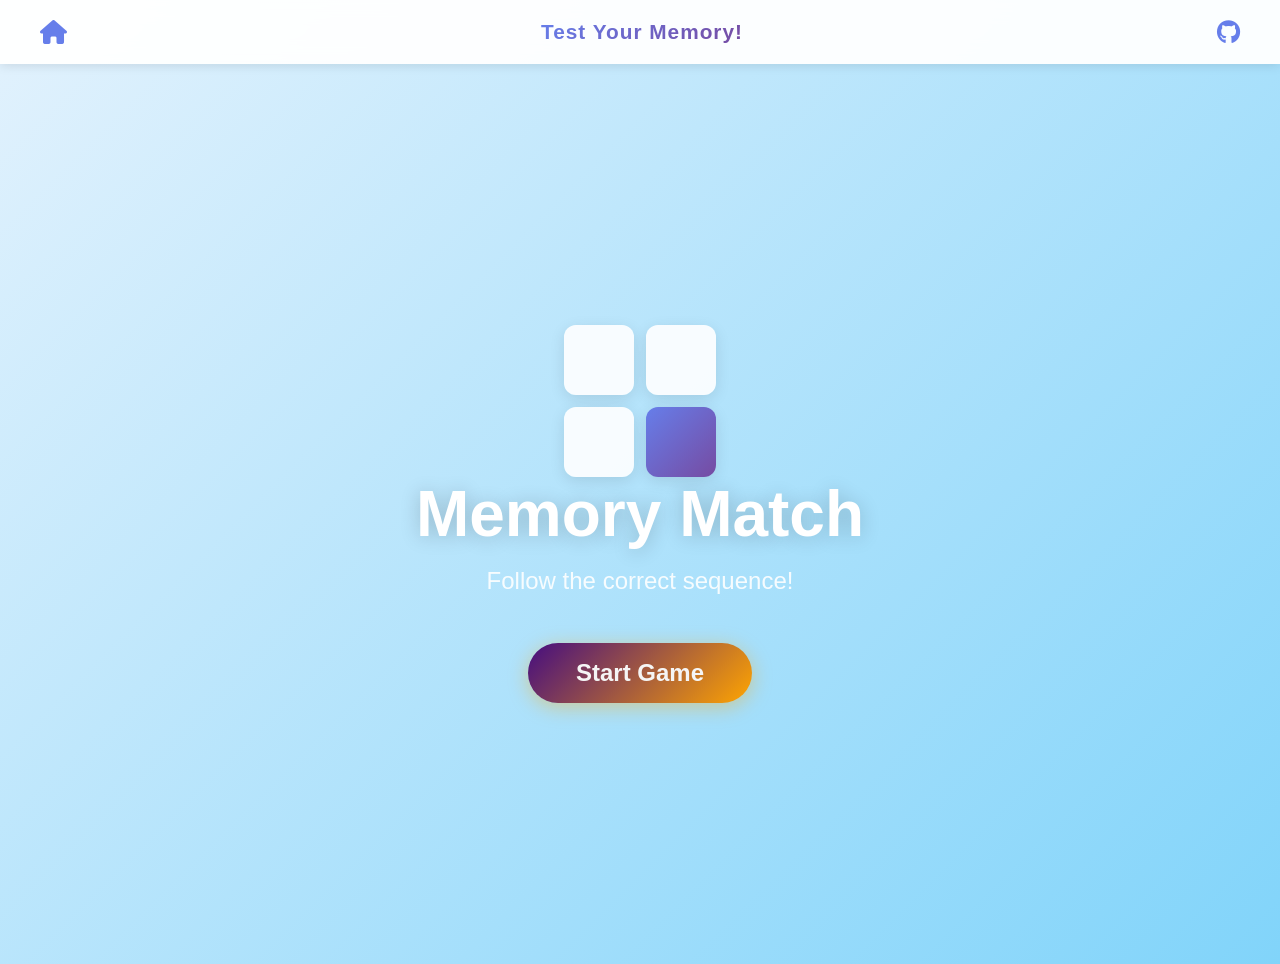
<file: index.html>
<!DOCTYPE html>
<html>
    <head>
        <title>Memory Game</title>
        <link rel="icon" href="./assets/memory.png">
        <link rel="stylesheet" href="menu.css">
        <link rel="stylesheet" href="https://cdnjs.cloudflare.com/ajax/libs/font-awesome/6.7.2/css/all.min.css">
    </head>
    <hody>
        <div id="navbar">
            <ul id="navbar">
                <li>
                    <a href="#home">
                        <i class="fa-solid fa-house"></i>
                    </a>
                </li>
                <li>
                    <a href="#news">
                     <p id="message">Test Your Memory!</p>
                    </a>
                </li>
                <li>
                    <a href="#home">
                        <i class="fa-brands fa-github"></i>
                    </a>
                </li>
            </ul>
        </div>
    <div id="start-screen">
        <div class="card">
            <div class="preview"></div>
            <div class="preview"></div>
            <div class="preview"></div>
            <div class="preview active"></div>
        </div>
    <h1 class="game-title">Memory Match</h1>
    <p class="game-subtitle">Follow the correct sequence!</p>
    <button onclick="window.location.href='game.html'" class="start-button">Start Game</button>
    </div>
    </body>
</html>
</file>
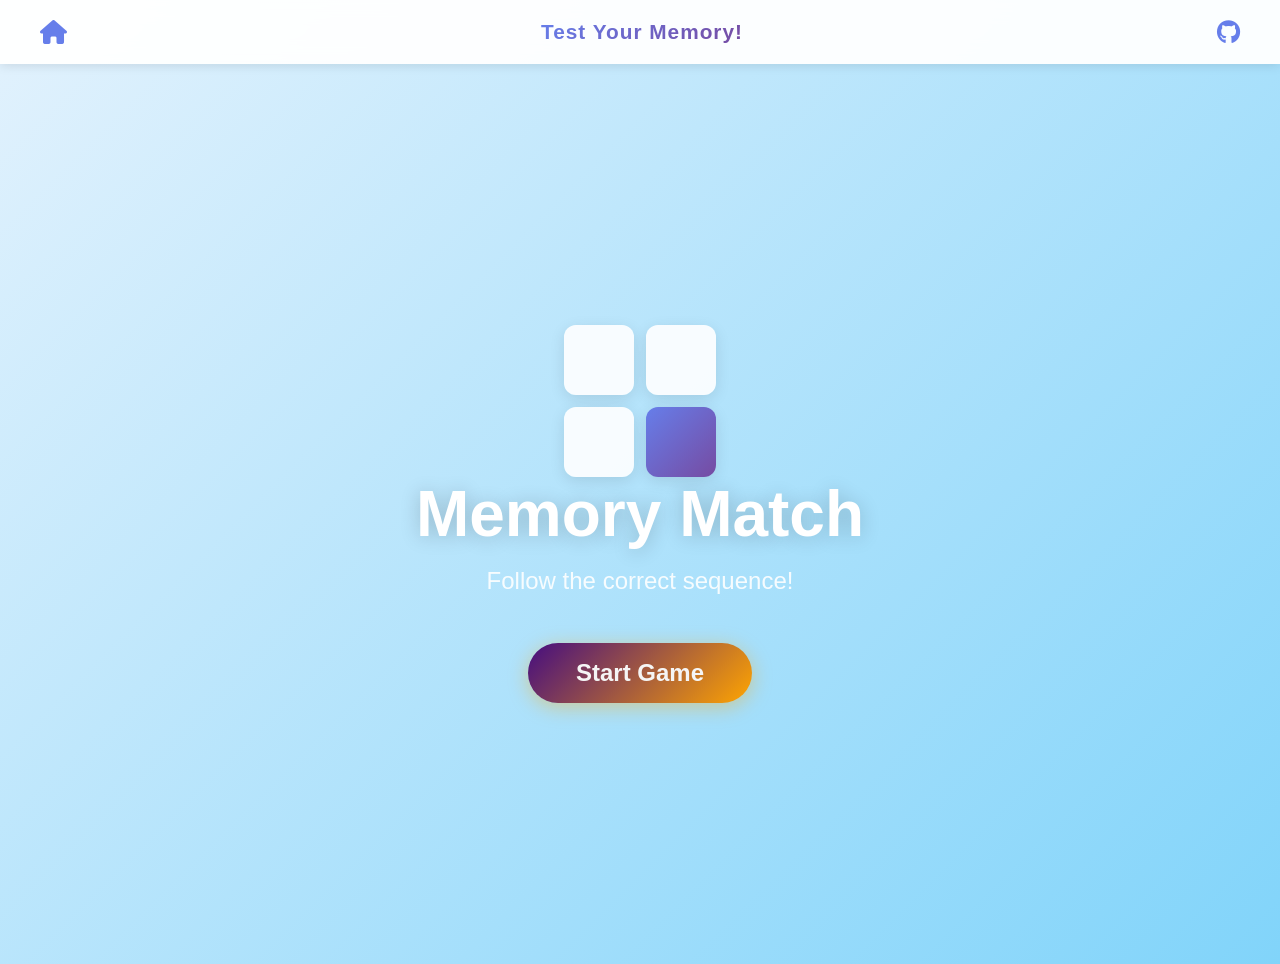
<file: src/game-menu/index.html>
<!DOCTYPE html>
<html>
    <head>
        <title>Memory Game</title>
        <link rel="icon" href="../../assets/memory.png">
        <link rel="stylesheet" href="./menu.css">
        <link rel="stylesheet" href="https://cdnjs.cloudflare.com/ajax/libs/font-awesome/6.7.2/css/all.min.css">
    </head>
    <hody>
        <div id="navbar">
            <ul id="navbar">
                <li>
                    <a href="#home">
                        <i class="fa-solid fa-house"></i>
                    </a>
                </li>
                <li>
                    <a href="https://en.wikipedia.org/wiki/Category:Memory_games">
                     <p id="message">Test Your Memory!</p>
                    </a>
                </li>
                <li>
                    <a href="https://github.com/MazenA24/Memory-Matching-Game">
                        <i class="fa-brands fa-github"></i>
                    </a>
                </li>
            </ul>
        </div>
    <div id="start-screen">
        <div class="card">
            <div class="preview"></div>
            <div class="preview"></div>
            <div class="preview"></div>
            <div class="preview active"></div>
        </div>
    <h1 class="game-title">Memory Match</h1>
    <p class="game-subtitle">Follow the correct sequence!</p>
    <button onclick="window.location.href='../game.html'" class="start-button">Start Game</button>
    </div>
    </body>
</html>
</file>
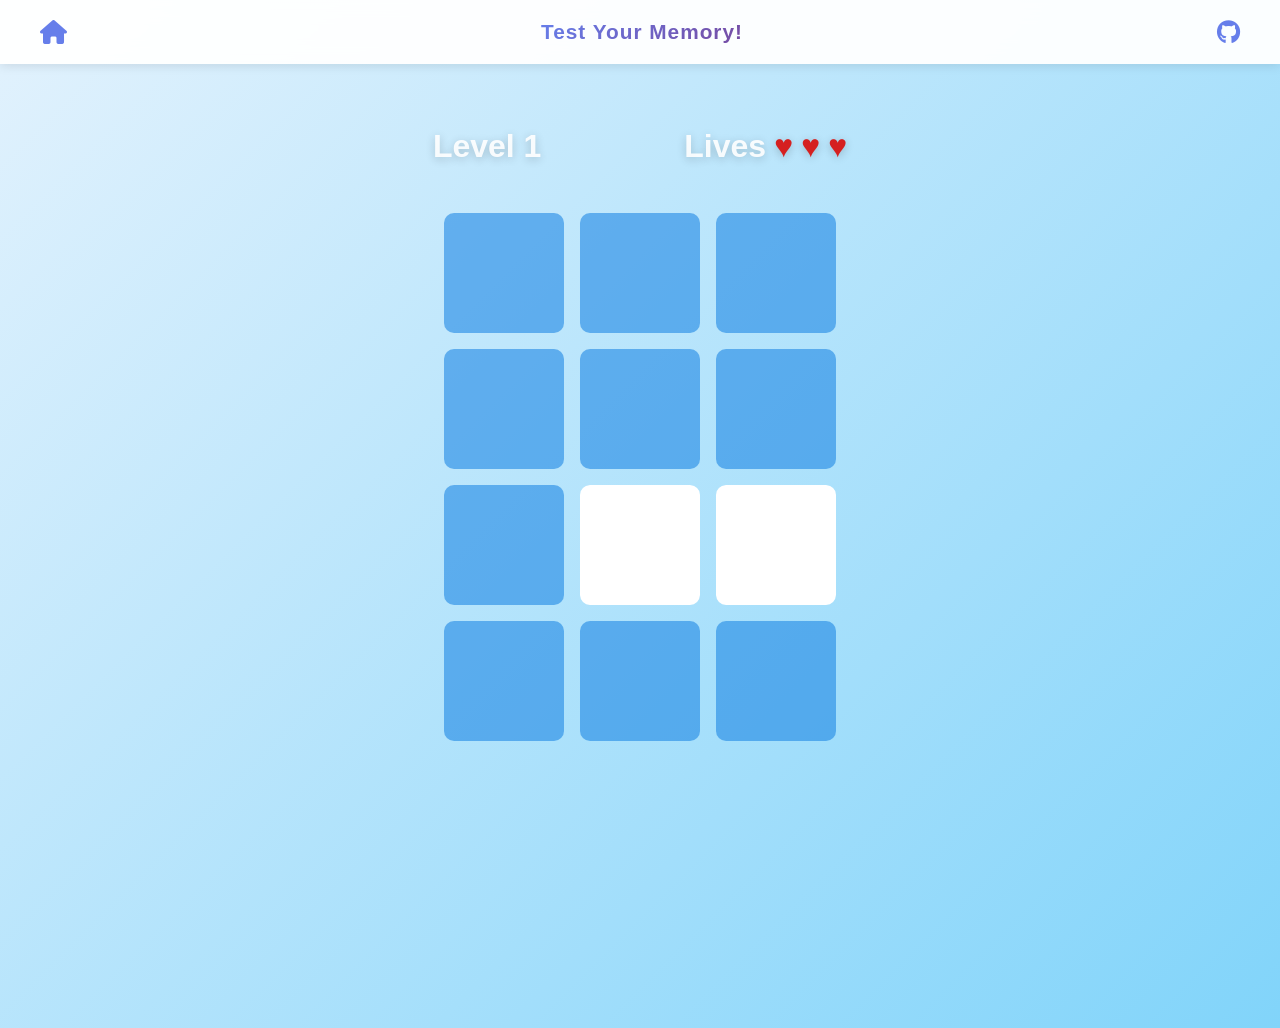
<file: game.html>
<!DOCTYPE html>
<html>
    <head>
        <title>Memory Game</title>
        <link rel="icon" href="./assets/memory.png">
        <link rel="stylesheet" href="style.css">
        <link rel="stylesheet" href="https://cdnjs.cloudflare.com/ajax/libs/font-awesome/6.7.2/css/all.min.css">
    </head>
        <div id="navbar">
            <ul id="navbar">
                <li>
                    <a href="#home">
                        <i class="fa-solid fa-house"></i>
                    </a>
                </li>
                <li>
                    <a href="#news">
                     <p id="message">Test Your Memory!</p>
                    </a>
                </li>
                <li>
                    <a href="#github" id="github">
                        <i class="fa-brands fa-github"></i>
                    </a>
                </li>
            </ul>
        </div>
            <div id="game-screen">
                <div class="game-header">
                    <div class="level">Level 1</div>
                    <div class="lives">
                    Lives 
                    <span class="heart">♥</span>
                    <span class="heart">♥</span>
                    <span class="heart">♥</span>
                </div>
            </div>

            <div class="game-grid" id="game">
                <div class="card"></div>
                <div class="card"></div>
                <div class="card"></div>
                <div class="card"></div>
                <div class="card"></div>
                <div class="card"></div>
                <div class="card"></div>
                <div class="card"></div>
                <div class="card"></div>
                <div class="card"></div>
                <div class="card"></div>
                <div class="card"></div>
            </div>
        </div>
        <!-- Add this to your HTML body -->
        <div id="game-over-modal" class="modal">
        <div class="modal-content">
            <div class="game-over-icon">💔</div>
            <h2 class="game-over-title">Game Over!</h2>
            <p class="game-over-text">You ran out of lives</p>
            <button onclick="restartGame()" class="restart-button">Try Again</button>
        </div>
        </div>
        <script src="index.js"></script>
    </body>
</html>
</file>
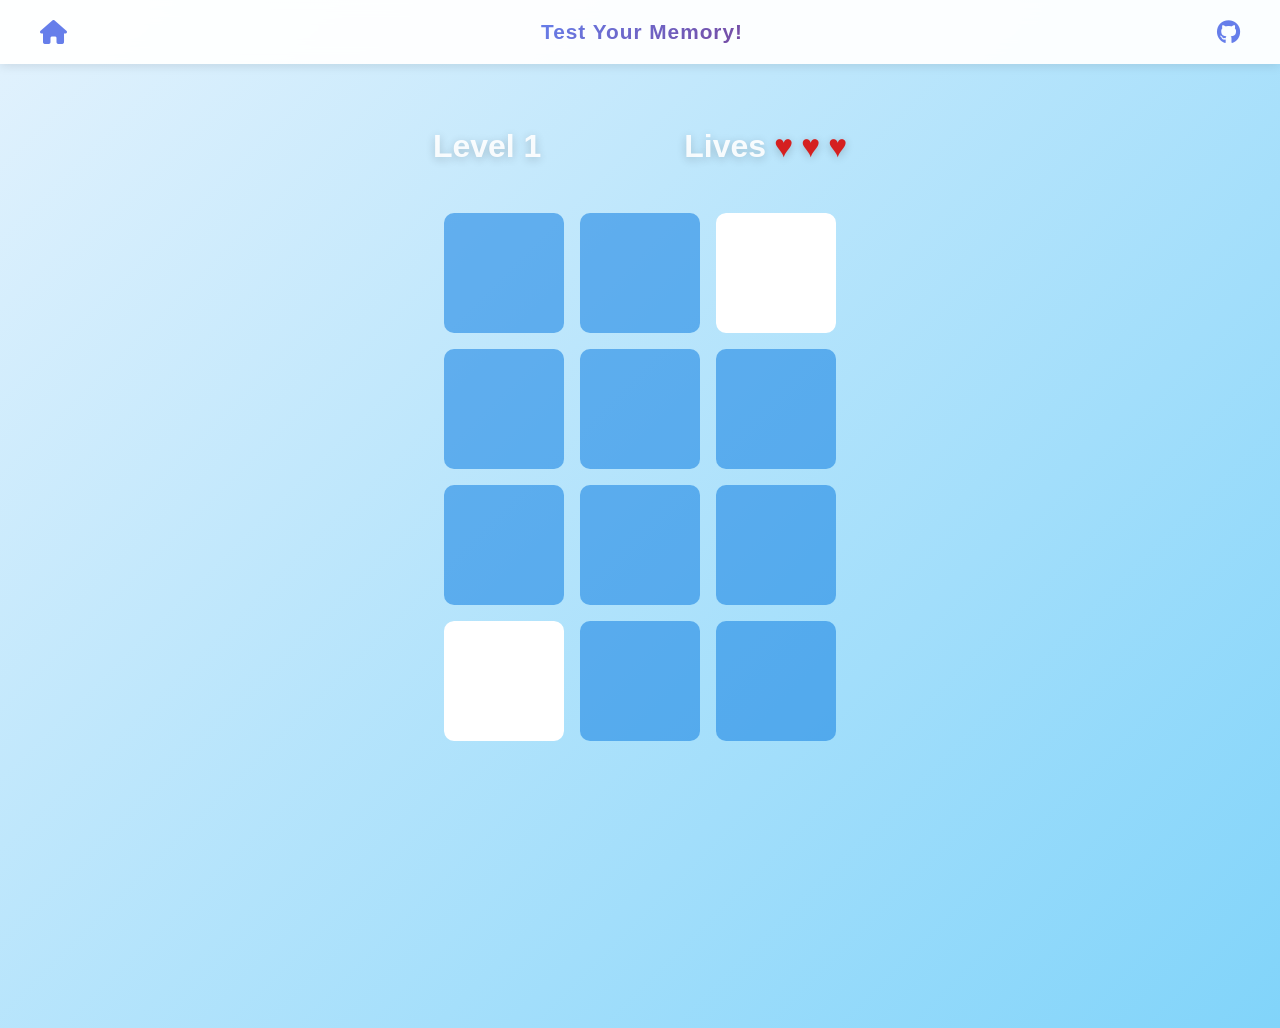
<file: src/game.html>
<!DOCTYPE html>
<html>
    <head>
        <title>Memory Game</title>
        <link rel="icon" href="../assets/memory.png">
        <link rel="stylesheet" href="./style.css">
        <link rel="stylesheet" href="https://cdnjs.cloudflare.com/ajax/libs/font-awesome/6.7.2/css/all.min.css">
    </head>
        <div id="navbar">
            <ul id="navbar">
                <li>
                    <a href="#home">
                        <i class="fa-solid fa-house"></i>
                    </a>
                </li>
                <li>
                    <a href="https://en.wikipedia.org/wiki/Category:Memory_games">
                     <p id="message">Test Your Memory!</p>
                    </a>
                </li>
                <li>
                    <a href="https://github.com/MazenA24/Memory-Matching-Game" id="github">
                        <i class="fa-brands fa-github"></i>
                    </a>
                </li>
            </ul>
        </div>
            <div id="game-screen">
                <div class="game-header">
                    <div class="level">Level 1</div>
                    <div class="lives">
                    Lives 
                    <span class="heart">♥</span>
                    <span class="heart">♥</span>
                    <span class="heart">♥</span>
                </div>
            </div>

            <div class="game-grid" id="game">
                <div class="card"></div>
                <div class="card"></div>
                <div class="card"></div>
                <div class="card"></div>
                <div class="card"></div>
                <div class="card"></div>
                <div class="card"></div>
                <div class="card"></div>
                <div class="card"></div>
                <div class="card"></div>
                <div class="card"></div>
                <div class="card"></div>
            </div>
        </div>
        <!-- Add this to your HTML body -->
        <div id="game-over-modal" class="modal">
        <div class="modal-content">
            <div class="game-over-icon">💔</div>
            <h2 class="game-over-title">Game Over!</h2>
            <p class="game-over-text">You ran out of lives</p>
            <button onclick="restartGame()" class="restart-button">Try Again</button>
        </div>
        </div>
        <script src="./index.js"></script>
    </body>
</html>
</file>
<file: menu.css>
body {
  margin: 0;
  padding: 0;
  background: linear-gradient(135deg, #E3F2FD 0%, #81D4FA 100%);
  min-height: 100vh;
  font-family: 'Fredoka', sans-serif;
}

ul {
  display: flex;
  list-style-type: none;
  margin: 0;
  padding: 0 2rem;
  background: rgba(255, 255, 255, 0.95);
  backdrop-filter: blur(10px);
  height: 4rem;
  width: 100%;
  box-sizing: border-box;
  justify-content: space-between;
  align-items: center;
  box-shadow: 0 2px 10px rgba(0, 0, 0, 0.1);
}

ul > li {
  display: flex;
  align-items: center;
}

a {
  text-decoration: none;
  transition: transform 0.2s ease;
}

a:hover {
  transform: scale(1.1);
}

#message {
  font-family: 'Fredoka', sans-serif;
  font-size: 1.3rem;
  font-weight: 600;
  background: linear-gradient(135deg, #667eea 0%, #764ba2 100%);
  -webkit-background-clip: text;
  -webkit-text-fill-color: transparent;
  background-clip: text;
  letter-spacing: 1px;
}

.fa-github, .fa-house {
  font-size: 1.5rem;
  color: #667eea;
  transition: color 0.3s ease, transform 0.2s ease;
  margin: 0 0.5rem;
}

.fa-github:hover, .fa-house:hover {
  color: #764ba2;
  transform: translateY(-2px);
}

#start-screen {
  display: flex;
  flex-direction: column;
  align-items: center;
  justify-content: center;
  height: 100vh;
  text-align: center;
}

.card {
  display: grid;
  grid-template-columns: repeat(2, 1fr);
  gap: 12px;
}

.preview {
  width: 70px;
  height: 70px;
  background: rgba(255, 255, 255, 0.9);
  border-radius: 12px;
  box-shadow: 0 4px 15px rgba(0, 0, 0, 0.1);
}

.preview.active {
  background: linear-gradient(135deg, #667eea 0%, #764ba2 100%);
}

.game-title {
  font-family: 'Fredoka', sans-serif;
  font-size: 4rem;
  font-weight: 600;
  color: white;
  margin: 0 0 1rem 0;
  text-shadow: 0 2px 20px rgba(0, 0, 0, 0.2);
}

.game-subtitle {
  font-family: 'Fredoka', sans-serif;
  font-size: 1.5rem;
  color: white;
  margin: 0 0 3rem 0;
  opacity: 0.9;
}

.start-button {
  font-family: 'Fredoka', sans-serif;
  font-size: 1.5rem;
  font-weight: 600;
  padding: 1rem 3rem;
  background: linear-gradient(135deg, #450d80 0%, #FFA500 100%);
  color: whitesmoke;
  border: none;
  border-radius: 50px;
  cursor: pointer;
  box-shadow: 0 4px 20px rgba(255, 165, 0, 0.4);
  transition: transform 0.2s ease, box-shadow 0.2s ease;
}

.start-button:hover {
  transform: translateY(-2px);
  box-shadow: 0 6px 25px rgba(145, 14, 147, 0.5);
}

.start-button:active {
  transform: translateY(0);
}
</file>
<file: src/game-menu/menu.css>
body {
  margin: 0;
  padding: 0;
  background: linear-gradient(135deg, #E3F2FD 0%, #81D4FA 100%);
  min-height: 100vh;
  font-family: 'Fredoka', sans-serif;
}

ul {
  display: flex;
  list-style-type: none;
  margin: 0;
  padding: 0 2rem;
  background: rgba(255, 255, 255, 0.95);
  backdrop-filter: blur(10px);
  height: 4rem;
  width: 100%;
  box-sizing: border-box;
  justify-content: space-between;
  align-items: center;
  box-shadow: 0 2px 10px rgba(0, 0, 0, 0.1);
}

ul > li {
  display: flex;
  align-items: center;
}

a {
  text-decoration: none;
  transition: transform 0.2s ease;
}

a:hover {
  transform: scale(1.1);
}

#message {
  font-family: 'Fredoka', sans-serif;
  font-size: 1.3rem;
  font-weight: 600;
  background: linear-gradient(135deg, #667eea 0%, #764ba2 100%);
  -webkit-background-clip: text;
  -webkit-text-fill-color: transparent;
  background-clip: text;
  letter-spacing: 1px;
}

.fa-github, .fa-house {
  font-size: 1.5rem;
  color: #667eea;
  transition: color 0.3s ease, transform 0.2s ease;
  margin: 0 0.5rem;
}

.fa-github:hover, .fa-house:hover {
  color: #764ba2;
  transform: translateY(-2px);
}

#start-screen {
  display: flex;
  flex-direction: column;
  align-items: center;
  justify-content: center;
  height: 100vh;
  text-align: center;
}

.card {
  display: grid;
  grid-template-columns: repeat(2, 1fr);
  gap: 12px;
}

.preview {
  width: 70px;
  height: 70px;
  background: rgba(255, 255, 255, 0.9);
  border-radius: 12px;
  box-shadow: 0 4px 15px rgba(0, 0, 0, 0.1);
}

.preview.active {
  background: linear-gradient(135deg, #667eea 0%, #764ba2 100%);
}

.game-title {
  font-family: 'Fredoka', sans-serif;
  font-size: 4rem;
  font-weight: 600;
  color: white;
  margin: 0 0 1rem 0;
  text-shadow: 0 2px 20px rgba(0, 0, 0, 0.2);
}

.game-subtitle {
  font-family: 'Fredoka', sans-serif;
  font-size: 1.5rem;
  color: white;
  margin: 0 0 3rem 0;
  opacity: 0.9;
}

.start-button {
  font-family: 'Fredoka', sans-serif;
  font-size: 1.5rem;
  font-weight: 600;
  padding: 1rem 3rem;
  background: linear-gradient(135deg, #450d80 0%, #FFA500 100%);
  color: whitesmoke;
  border: none;
  border-radius: 50px;
  cursor: pointer;
  box-shadow: 0 4px 20px rgba(255, 165, 0, 0.4);
  transition: transform 0.2s ease, box-shadow 0.2s ease;
}

.start-button:hover {
  transform: translateY(-2px);
  box-shadow: 0 6px 25px rgba(145, 14, 147, 0.5);
}

.start-button:active {
  transform: translateY(0);
}
</file>
<file: style.css>
body {
  margin: 0;
  padding: 0;
  background: linear-gradient(135deg, #E3F2FD 0%, #81D4FA 100%);
  min-height: 100vh;
  font-family: 'Fredoka', sans-serif;
}

ul {
  display: flex;
  list-style-type: none;
  margin: 0;
  padding: 0 2rem;
  background: rgba(255, 255, 255, 0.95);
  backdrop-filter: blur(10px);
  height: 4rem;
  width: 100%;
  box-sizing: border-box;
  justify-content: space-between;
  align-items: center;
  box-shadow: 0 2px 10px rgba(0, 0, 0, 0.1);
}

ul > li {
  display: flex;
  align-items: center;
}

a {
  text-decoration: none;
  transition: transform 0.2s ease;
}



#message {
  font-family: 'Fredoka', sans-serif;
  font-size: 1.3rem;
  font-weight: 600;
  background: linear-gradient(135deg, #667eea 0%, #764ba2 100%);
  -webkit-background-clip: text;
  -webkit-text-fill-color: transparent;
  background-clip: text;
  letter-spacing: 1px;
}

.fa-github, .fa-house {
  font-size: 1.5rem;
  color: #667eea;
  margin: 0 0.5rem;
}

.fa-github:hover, .fa-house:hover {
  color: #764ba2;
}


#game-screen {
  display: flex;
  flex-direction: column;
  align-items: center;
  padding: 2rem;
  min-height: 100vh;
}

.game-header {
  display: flex;
  justify-content: space-evenly;
  align-items: center;
  width: 100%;
  max-width: 700px;
  margin-top: 2rem;
  margin-bottom: 3rem;
  font-family: 'Fredoka', sans-serif;
  
}

.level {
  font-size: 2rem;
  font-weight: 600;
  color: rgba(255, 255, 255, 0.9);
  text-shadow: 0 2px 10px rgba(0, 0, 0, 0.2);
}

.lives {
  display: flex;
  align-items: center;
  gap: 0.5rem;
  font-size: 2rem;
  font-weight: 600;
  color: rgba(255, 255, 255, 0.9);
  text-shadow: 0 2px 10px rgba(0, 0, 0, 0.2);
}

.heart {
  color: rgb(213, 32, 32);
  font-size: 2rem;
  text-shadow: 0 2px 10px rgba(0, 0, 0, 0.2);
}

.game-grid {
  display: grid;
  grid-template-columns: repeat(3, 120px);
  grid-template-rows: repeat(4, 120px);
  gap: 1rem;
  justify-content: center;
  width: 100%;
}


.card {
  background: rgba(30, 136, 229, 0.6);
  border-radius: 10px;
  cursor: pointer;
  transition: transform 0.5s;
}

.modal {
  display: none;
  position: fixed;
  top: 0;
  left: 0;
  width: 100%;
  height: 100%;
  background: rgba(0, 0, 0, 0.6);
  backdrop-filter: blur(10px);
  z-index: 1000;
  justify-content: center;
  align-items: center;
}

.modal.show {
  display: flex;
}

.modal-content {
  background: white;
  padding: 3rem 4rem;
  border-radius: 30px;
  text-align: center;
  box-shadow: 0 10px 50px rgba(0, 0, 0, 0.3);
  animation: popIn 0.3s ease-out;
}

@keyframes popIn {
  0% {
    transform: scale(0.8);
    opacity: 0;
  }
  100% {
    transform: scale(1);
    opacity: 1;
  }
}

.game-over-icon {
  font-size: 5rem;
  margin-bottom: 1rem;
}

.game-over-title {
  font-family: 'Fredoka', sans-serif;
  font-size: 3rem;
  font-weight: 600;
  background: linear-gradient(135deg, #667eea 0%, #764ba2 100%);
  -webkit-background-clip: text;
  -webkit-text-fill-color: transparent;
  background-clip: text;
  margin: 0 0 1rem 0;
}

.game-over-text {
  font-family: 'Fredoka', sans-serif;
  font-size: 1.3rem;
  color: #666;
  margin: 0 0 2rem 0;
}

.restart-button {
  font-family: 'Fredoka', sans-serif;
  font-size: 1.3rem;
  font-weight: 600;
  padding: 1rem 2.5rem;
  background: linear-gradient(135deg, #FFD93D 0%, #FFA500 100%);
  color: #333;
  border: none;
  border-radius: 50px;
  cursor: pointer;
  box-shadow: 0 4px 20px rgba(255, 165, 0, 0.4);
  transition: transform 0.2s ease, box-shadow 0.2s ease;
}

.restart-button:hover {
  transform: translateY(-2px);
  box-shadow: 0 6px 25px rgba(255, 165, 0, 0.5);
}

.restart-button:active {
  transform: translateY(0);
}
</file>
<file: src/style.css>
body {
  margin: 0;
  padding: 0;
  background: linear-gradient(135deg, #E3F2FD 0%, #81D4FA 100%);
  min-height: 100vh;
  font-family: 'Fredoka', sans-serif;
}

ul {
  display: flex;
  list-style-type: none;
  margin: 0;
  padding: 0 2rem;
  background: rgba(255, 255, 255, 0.95);
  backdrop-filter: blur(10px);
  height: 4rem;
  width: 100%;
  box-sizing: border-box;
  justify-content: space-between;
  align-items: center;
  box-shadow: 0 2px 10px rgba(0, 0, 0, 0.1);
}

ul > li {
  display: flex;
  align-items: center;
}

a {
  text-decoration: none;
  transition: transform 0.2s ease;
}



#message {
  font-family: 'Fredoka', sans-serif;
  font-size: 1.3rem;
  font-weight: 600;
  background: linear-gradient(135deg, #667eea 0%, #764ba2 100%);
  -webkit-background-clip: text;
  -webkit-text-fill-color: transparent;
  background-clip: text;
  letter-spacing: 1px;
}

.fa-github, .fa-house {
  font-size: 1.5rem;
  color: #667eea;
  margin: 0 0.5rem;
}

.fa-github:hover, .fa-house:hover {
  color: #764ba2;
}


#game-screen {
  display: flex;
  flex-direction: column;
  align-items: center;
  padding: 2rem;
  min-height: 100vh;
}

.game-header {
  display: flex;
  justify-content: space-evenly;
  align-items: center;
  width: 100%;
  max-width: 700px;
  margin-top: 2rem;
  margin-bottom: 3rem;
  font-family: 'Fredoka', sans-serif;
  
}

.level {
  font-size: 2rem;
  font-weight: 600;
  color: rgba(255, 255, 255, 0.9);
  text-shadow: 0 2px 10px rgba(0, 0, 0, 0.2);
}

.lives {
  display: flex;
  align-items: center;
  gap: 0.5rem;
  font-size: 2rem;
  font-weight: 600;
  color: rgba(255, 255, 255, 0.9);
  text-shadow: 0 2px 10px rgba(0, 0, 0, 0.2);
}

.heart {
  color: rgb(213, 32, 32);
  font-size: 2rem;
  text-shadow: 0 2px 10px rgba(0, 0, 0, 0.2);
}

.game-grid {
  display: grid;
  grid-template-columns: repeat(3, 120px);
  grid-template-rows: repeat(4, 120px);
  gap: 1rem;
  justify-content: center;
  width: 100%;
}


.card {
  background: rgba(30, 136, 229, 0.6);
  border-radius: 10px;
  cursor: pointer;
  transition: transform 0.5s;
}

.modal {
  display: none;
  position: fixed;
  top: 0;
  left: 0;
  width: 100%;
  height: 100%;
  background: rgba(0, 0, 0, 0.6);
  backdrop-filter: blur(10px);
  z-index: 1000;
  justify-content: center;
  align-items: center;
}

.modal.show {
  display: flex;
}

.modal-content {
  background: white;
  padding: 3rem 4rem;
  border-radius: 30px;
  text-align: center;
  box-shadow: 0 10px 50px rgba(0, 0, 0, 0.3);
  animation: popIn 0.3s ease-out;
}

@keyframes popIn {
  0% {
    transform: scale(0.8);
    opacity: 0;
  }
  100% {
    transform: scale(1);
    opacity: 1;
  }
}

.game-over-icon {
  font-size: 5rem;
  margin-bottom: 1rem;
}

.game-over-title {
  font-family: 'Fredoka', sans-serif;
  font-size: 3rem;
  font-weight: 600;
  background: linear-gradient(135deg, #667eea 0%, #764ba2 100%);
  -webkit-background-clip: text;
  -webkit-text-fill-color: transparent;
  background-clip: text;
  margin: 0 0 1rem 0;
}

.game-over-text {
  font-family: 'Fredoka', sans-serif;
  font-size: 1.3rem;
  color: #666;
  margin: 0 0 2rem 0;
}

.restart-button {
  font-family: 'Fredoka', sans-serif;
  font-size: 1.3rem;
  font-weight: 600;
  padding: 1rem 2.5rem;
  background: linear-gradient(135deg, #FFD93D 0%, #FFA500 100%);
  color: #333;
  border: none;
  border-radius: 50px;
  cursor: pointer;
  box-shadow: 0 4px 20px rgba(255, 165, 0, 0.4);
  transition: transform 0.2s ease, box-shadow 0.2s ease;
}

.restart-button:hover {
  transform: translateY(-2px);
  box-shadow: 0 6px 25px rgba(255, 165, 0, 0.5);
}

.restart-button:active {
  transform: translateY(0);
}
</file>
